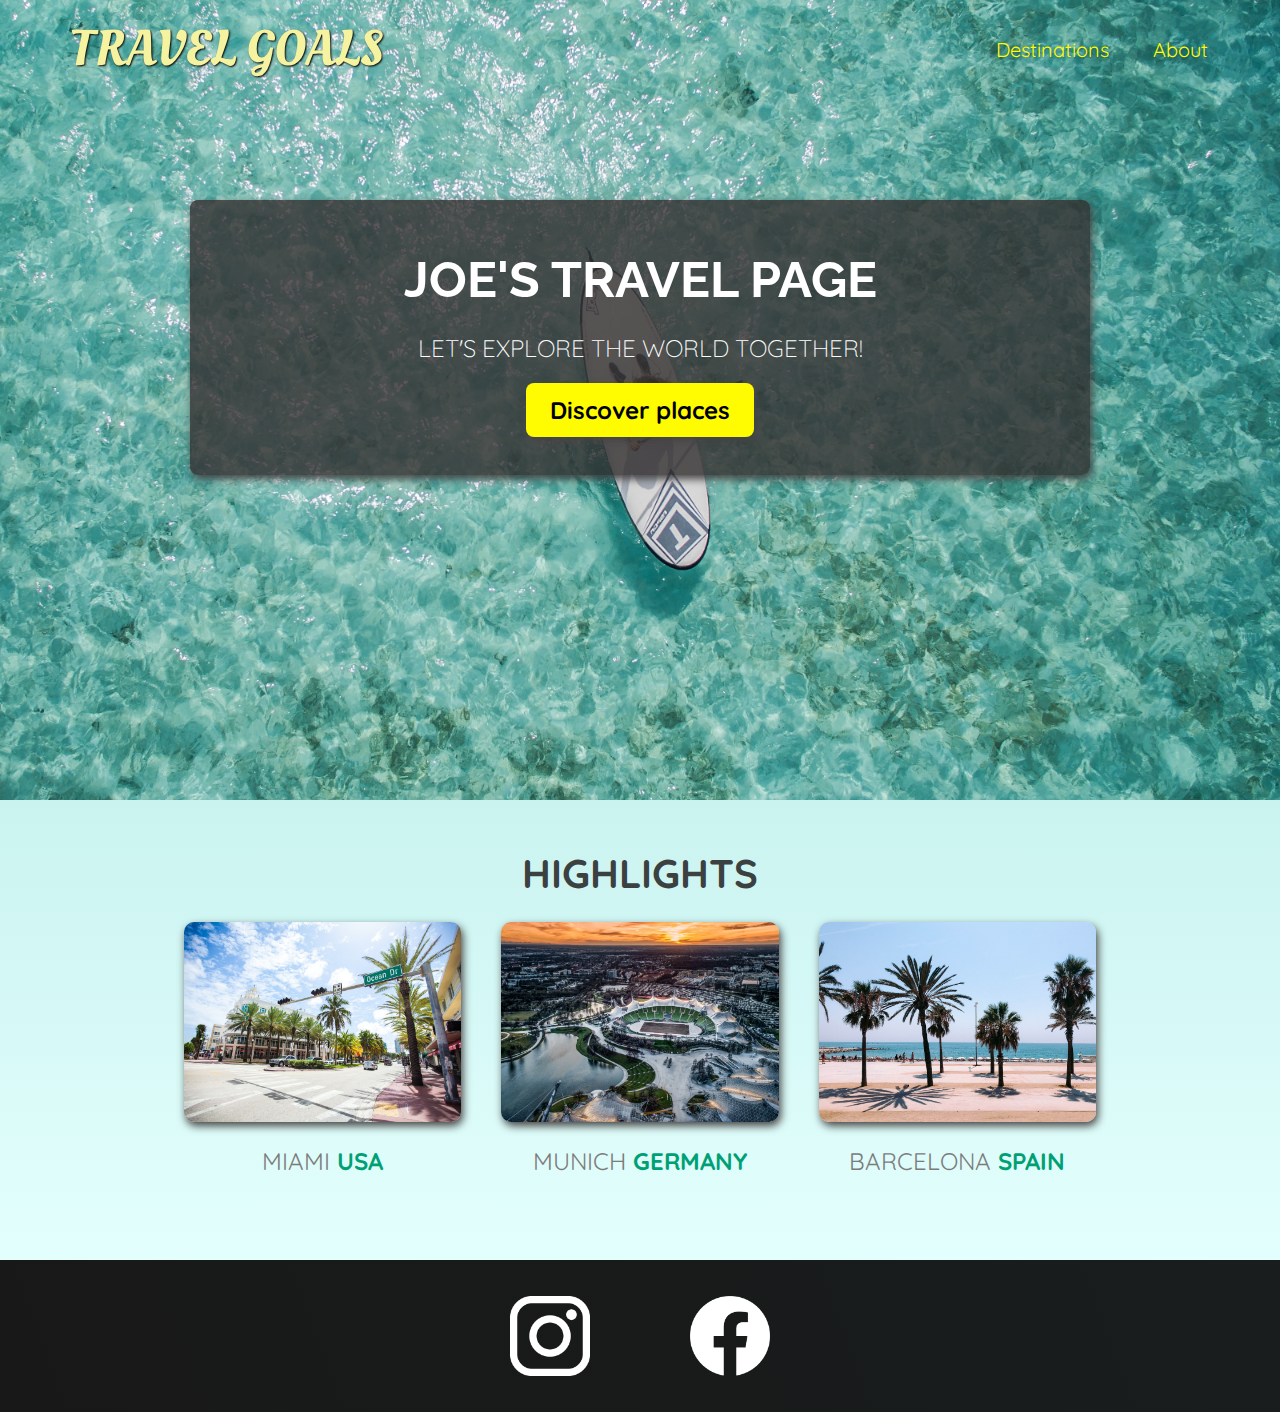
<file: Exercise/html/index.html>
<!DOCTYPE html>
<html lang="en">

<head>
    <meta charset="UTF-8">
    <meta name="viewport" content="width=device-width, initial-scale=1.0">
    <title>Traval Goals</title>
    <link rel="stylesheet" href="../css/style.css">
    <link
        href="https://fonts.googleapis.com/css2?family=Raleway:wght@700&family=Oleo+Script:wght@700&family=Quicksand:wght@300;500&display=swap"
        rel="stylesheet" />
</head>

<body>
    <div id="wrapper">
        <header>
            <div id="top-header">
                <div id="page-logo">
                    <a href="#">Travel Goals</a>
                </div>

                <ul id="nav">
                    <li><a href="./place.html">Destinations</a></li>
                    <li><a href="#">About</a></li>
                </ul>
            </div>

            <div id="text-content">
                <h1 class="text-heading">Joe's Travel Page</h1>
                <p class="text-desc">Let's explore the world together!</p>
                <a class="btn-place" href="./place.html">Discover places</a>
            </div>
        </header>

        <main>
            <h2 id="text-highlights">Highlights</h2>
            <ul id="place">
                <li>
                    <img src="..\images\places\miami.jpg" alt="Miami USA">
                    <p>Miami <strong>USA</strong></p>
                </li>
                <li>
                    <img src="..\images\places\munich.jpg" alt="Munich Germany">
                    <p>Munich <strong>Germany</strong></p>
                </li>
                <li>
                    <img src="..\images\places\barcelona.jpg" alt="Barcelona Spain">
                    <p>Barcelona <strong>Spain</strong></p>
                </li>
            </ul>
        </main>

        <footer>
            <ul id="icons">
                <li>
                    <a href="https://www.instagram.com/" target="_blank">
                        <img src="../images/icons/insta.png" alt="Instagram Logo">
                    </a>
                </li>
                <li>
                    <a href="https://www.facebook.com/" target="_blank">
                        <img src="../images/icons/facebook.png" alt="Facebook Logo">
                    </a>
                </li>
            </ul>
        </footer>
    </div>
</body>

</html>
</file>
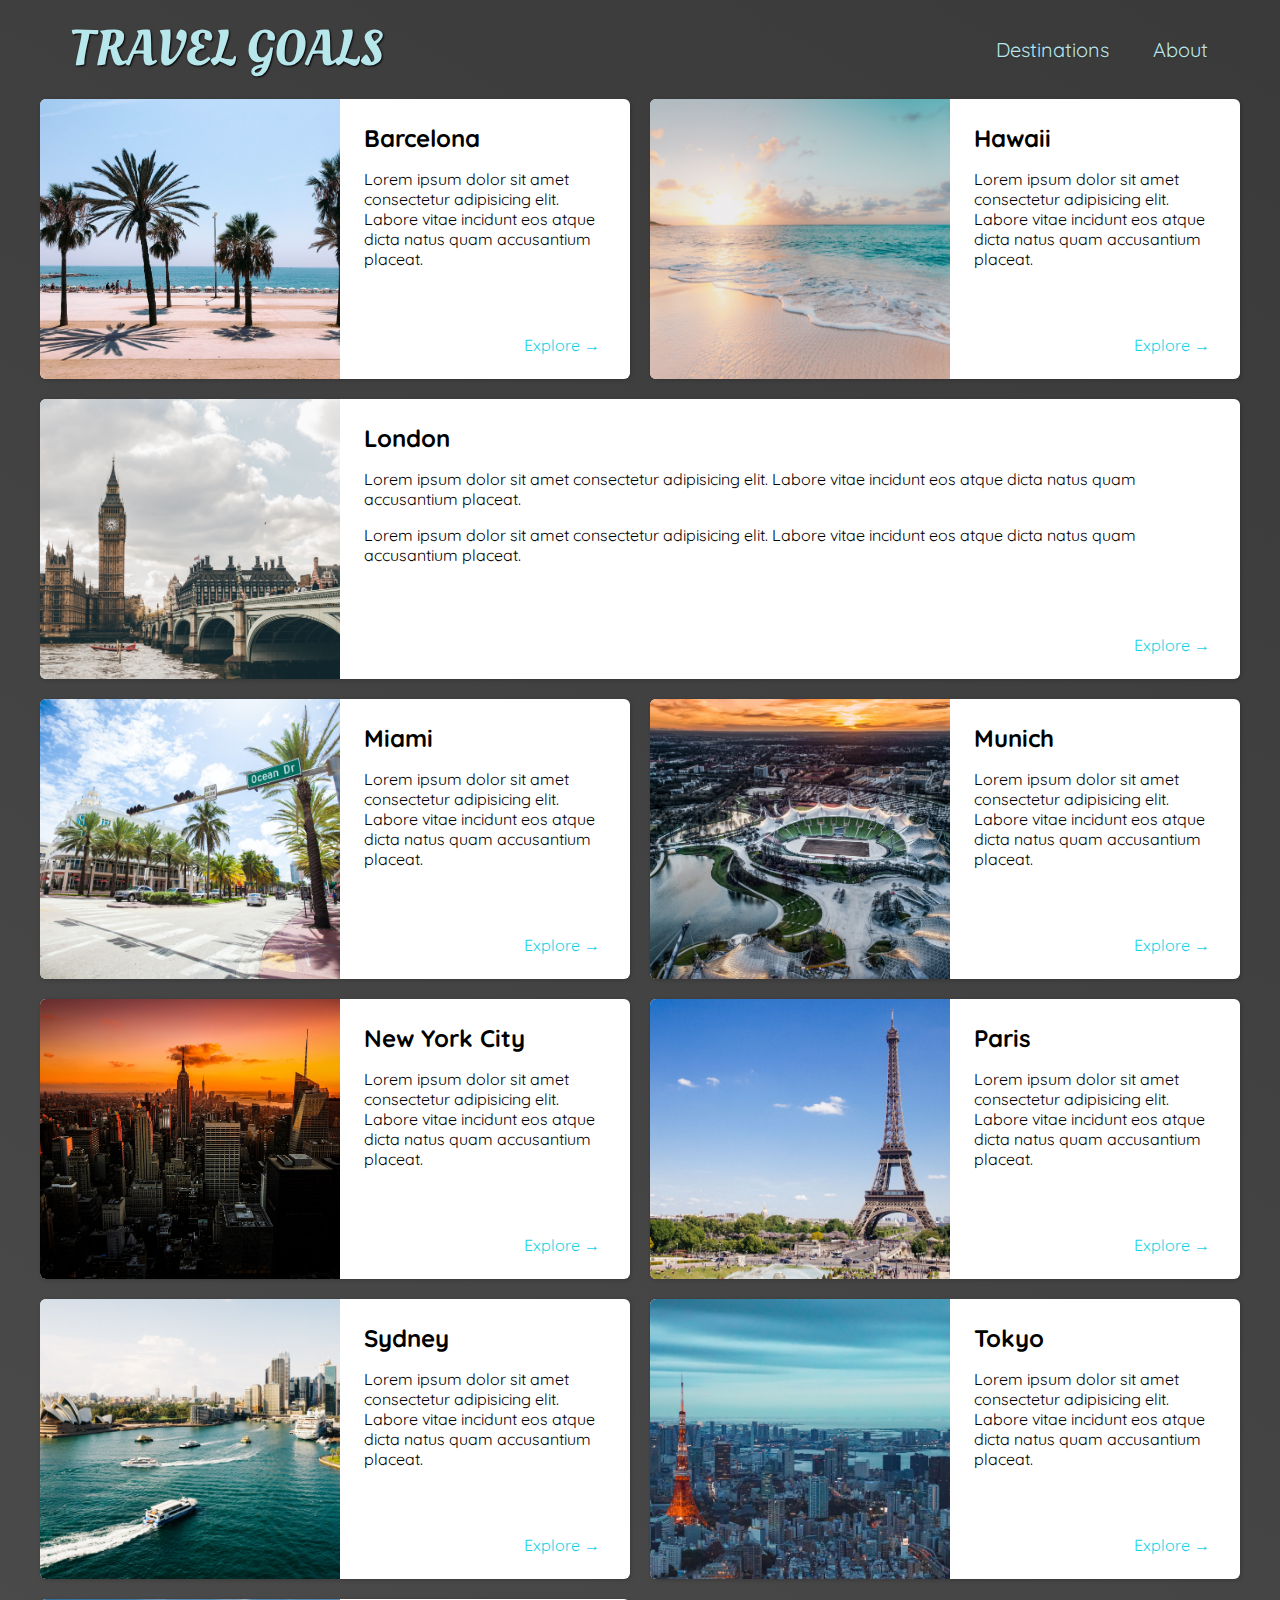
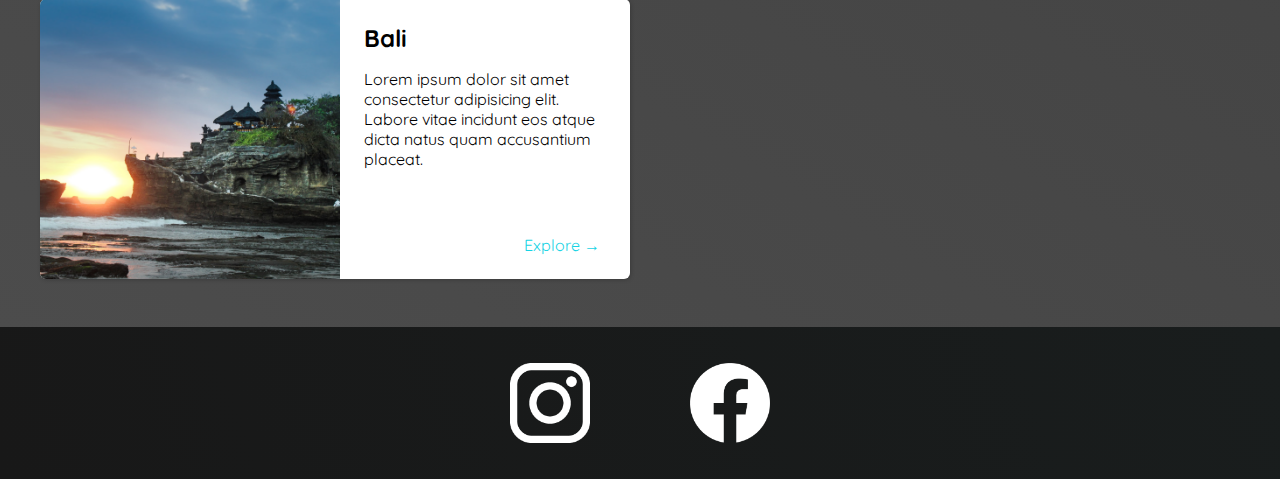
<file: Exercise/html/place.html>
<!DOCTYPE html>
<html lang="en">

<head>
    <meta charset="UTF-8">
    <meta name="viewport" content="width=device-width, initial-scale=1.0">
    <title>Travel Goals</title>
    <link rel="stylesheet" href="../css/place.css">
    <link
        href="https://fonts.googleapis.com/css2?family=Raleway:wght@700&family=Oleo+Script:wght@700&family=Quicksand:wght@300;500&display=swap"
        rel="stylesheet" />
</head>

<body>
    <div id="wrapper">
        <header>
            <div id="top-header">
                <div id="page-logo">
                    <a href="./index.html">Travel Goals</a>
                </div>

                <ul id="nav">
                    <li><a href="#">Destinations</a></li>
                    <li><a href="#">About</a></li>
                </ul>
            </div>
        </header>

        <main>
            <ul>
                <li>
                    <img src="../images/places/barcelona.jpg" alt="City of Barcelona" />
                    <div class="item-content">
                        <div>
                            <h2>Barcelona</h2>
                            <p>
                                Lorem ipsum dolor sit amet consectetur adipisicing elit. Labore
                                vitae incidunt eos atque dicta natus quam accusantium placeat.
                            </p>
                        </div>
                        <div class="actions">
                            <a href="https://en.wikipedia.org/wiki/Barcelona" target="_blank">Explore &#x2192</a>
                        </div>
                    </div>
                </li>
                <li>
                    <img src="../images/places/hawaii.jpg" alt="Hawaii beach" />
                    <div class="item-content">
                        <div>
                            <h2>Hawaii</h2>
                            <p>
                                Lorem ipsum dolor sit amet consectetur adipisicing elit. Labore
                                vitae incidunt eos atque dicta natus quam accusantium placeat.
                            </p>
                        </div>
                        <div class="actions">
                            <a href="https://en.wikipedia.org/wiki/Hawaii" target="_blank">Explore &#x2192</a>
                        </div>
                    </div>
                </li>
                <li>
                    <img src="../images/places/london.jpg" alt="London city" />
                    <div class="item-content">
                        <div>
                            <h2>London</h2>
                            <p>
                                Lorem ipsum dolor sit amet consectetur adipisicing elit. Labore
                                vitae incidunt eos atque dicta natus quam accusantium placeat.
                            </p>
                            <p>
                                Lorem ipsum dolor sit amet consectetur adipisicing elit. Labore
                                vitae incidunt eos atque dicta natus quam accusantium placeat.
                            </p>
                        </div>
                        <div class="actions">
                            <a href="https://en.wikipedia.org/wiki/London" target="_blank">Explore &#x2192</a>
                        </div>
                    </div>
                </li>
                <li>
                    <img src="../images/places/miami.jpg" alt="Miami streets" />
                    <div class="item-content">
                        <div>
                            <h2>Miami</h2>
                            <p>
                                Lorem ipsum dolor sit amet consectetur adipisicing elit. Labore
                                vitae incidunt eos atque dicta natus quam accusantium placeat.
                            </p>
                        </div>
                        <div class="actions">
                            <a href="https://en.wikipedia.org/wiki/Miami" target="_blank">Explore &#x2192</a>
                        </div>
                    </div>
                </li>
                <li>
                    <img src="../images/places/munich.jpg" alt="Munich football stadium" />
                    <div class="item-content">
                        <div>
                            <h2>Munich</h2>
                            <p>
                                Lorem ipsum dolor sit amet consectetur adipisicing elit. Labore
                                vitae incidunt eos atque dicta natus quam accusantium placeat.
                            </p>
                        </div>
                        <div class="actions">
                            <a href="https://en.wikipedia.org/wiki/Munich" target="_blank">Explore &#x2192</a>
                        </div>
                    </div>
                </li>
                <li>
                    <img src="../images/places/new-york-city.jpg" alt="New York City skyline" />
                    <div class="item-content">
                        <div>
                            <h2>New York City</h2>
                            <p>
                                Lorem ipsum dolor sit amet consectetur adipisicing elit. Labore
                                vitae incidunt eos atque dicta natus quam accusantium placeat.
                            </p>
                        </div>
                        <div class="actions">
                            <a href="https://en.wikipedia.org/wiki/New_York_City" target="_blank">Explore &#x2192</a>
                        </div>
                    </div>
                </li>
                <li>
                    <img src="../images/places/paris.jpg" alt="Paris city" />
                    <div class="item-content">
                        <div>
                            <h2>Paris</h2>
                            <p>
                                Lorem ipsum dolor sit amet consectetur adipisicing elit. Labore
                                vitae incidunt eos atque dicta natus quam accusantium placeat.
                            </p>
                        </div>
                        <div class="actions">
                            <a href="https://en.wikipedia.org/wiki/Paris" target="_blank">Explore &#x2192</a>
                        </div>
                    </div>
                </li>
                <li>
                    <img src="../images/places/sydney.jpg" alt="Sydney beach" />
                    <div class="item-content">
                        <div>
                            <h2>Sydney</h2>
                            <p>
                                Lorem ipsum dolor sit amet consectetur adipisicing elit. Labore
                                vitae incidunt eos atque dicta natus quam accusantium placeat.
                            </p>
                        </div>
                        <div class="actions">
                            <a href="https://en.wikipedia.org/wiki/Sydney" target="_blank">Explore &#x2192</a>
                        </div>
                    </div>
                </li>
                <li>
                    <img src="../images/places/tokyo.jpg" alt="Tokyo skyline" />
                    <div class="item-content">
                        <div>
                            <h2>Tokyo</h2>
                            <p>
                                Lorem ipsum dolor sit amet consectetur adipisicing elit. Labore
                                vitae incidunt eos atque dicta natus quam accusantium placeat.
                            </p>
                        </div>
                        <div class="actions">
                            <a href="https://en.wikipedia.org/wiki/Tokyo" target="_blank">Explore &#x2192</a>
                        </div>
                    </div>
                </li>
                <li>
                    <img src="../images/places/bali.jpg" alt="Bali beach" />
                    <div class="item-content">
                        <div>
                            <h2>Bali</h2>
                            <p>
                                Lorem ipsum dolor sit amet consectetur adipisicing elit. Labore
                                vitae incidunt eos atque dicta natus quam accusantium placeat.
                            </p>
                        </div>
                        <div class="actions">
                            <a href="https://en.wikipedia.org/wiki/Bali" target="_blank">Explore &#x2192</a>
                        </div>
                    </div>
                </li>
            </ul>
        </main>

        <footer>
            <ul id="icons">
                <li>
                    <a href="https://www.instagram.com/" target="_blank">
                        <img src="../images/icons/insta.png" alt="Instagram Logo">
                    </a>
                </li>
                <li>
                    <a href="https://www.facebook.com/" target="_blank">
                        <img src="../images/icons/facebook.png" alt="Facebook Logo">
                    </a>
                </li>
            </ul>
        </footer>
    </div>
</body>

</html>
</file>
<file: Exercise/css/style.css>
/* Reset CSS */
* {
    margin: 0;
    padding: 0;
}

html {
    font-family: "Quicksand", sans-serif;
}

header {
    background-image: url("../images/places/ocean.jpg");
    background-position: center;
    background-size: cover;
    height: 800px;
    position: relative;
}

/*  */
#top-header {
    padding: 15px 60px;
    display: flex;
    align-items: center;
    justify-content: space-between;
}

#page-logo a {
    font-family: "Oleo Script";
    text-decoration: none;
    padding: 10px;
    font-size: 50px;
    text-transform: uppercase;
    color: rgb(245, 243, 160);
    text-shadow: 1px 1px 2px #000;
}

#nav {
    display: flex;
    list-style: none;
}

#nav li {
    display: inline-block;
    margin-left: 20px;
    box-sizing: border-box;
}

#nav li a {
    text-decoration: none;
    font-size: 20px;
    color: rgb(255, 251, 0);
    text-shadow: 1px 1px 2px rgba(0, 0, 0, 0.2);
    border-radius: 6px;
    padding: 12px;
    line-height: 47px;
}

#nav li a:hover {
    color: rgb(77, 77, 77);
    background-color: rgb(255, 251, 0);
}

/*  */
#text-content {
    width: 900px;
    position: absolute;
    top: 200px;
    left: 50%;
    transform: translateX(-50%);
    background-color: rgba(51, 47, 47, 0.8);
    box-shadow: 2px 4px 8px rgb(68, 67, 67);
    border-radius: 8px;
    text-align: center;
    padding: 50px 0;
}

.text-heading, .text-desc {
    color: #fff;
    text-transform: uppercase;
}

.text-heading {
    font-family: "Raleway";
    font-size: 50px;
}

.text-desc {
    margin: 24px 0 32px;
    font-size: 24px;
    font-weight: 300;
}

.btn-place {
    text-decoration: none;
    background-color: rgb(255, 251, 0);
    padding: 12px 24px;
    color: black;
    font-size: 24px;
    font-weight: bold;
    border-radius: 8px;
    box-shadow: 2px 4px 8px rgb(68, 67, 67);
}

.btn-place:hover {
    background-color: rgb(255, 251, 0, 0.8);
}


main {
    padding: 24px;
    background: linear-gradient(0deg, rgb(227, 255, 253), rgb(202, 243, 240));
}

#text-highlights {
    font-size: 40px;
    text-transform: uppercase;
    text-align: center;
    margin: 24px 0;
    color: rgb(59, 65, 64);
}

#place {
    display: flex;
    justify-content: center;
    margin: auto;
    margin-bottom: 40px;
    list-style: none;
}

#place li {
    text-align: center;
    margin: 0 20px;
    width: 22.5%;
}

#place li img {
    width: 100%;
    height: 200px;
    box-shadow: 2px 4px 8px rgb(68, 67, 67);
    border-radius: 10px;
    object-fit: cover;
}

#place li p {
    margin: 20px 0;
    font-size: 24px;
    text-transform: uppercase;
    color: rgb(124, 123, 123);
}

#place li p strong {
    color: rgb(0, 160, 117);
}


footer {
    background: linear-gradient(70deg, rgb(24, 24, 24), rgb(25, 29, 29));
}

#icons {
    display: flex;
    justify-content: center;
    list-style: none;
    margin: auto;
    padding: 36px;
}

#icons li {
    text-align: center;
    width: 80px;
    height: 80px;
    margin: 0 50px;
}

#icons li img {
    width: 100%;
}
</file>
<file: Exercise/css/place.css>
/* Reset CSS */
* {
    margin: 0;
    padding: 0;
}

html {
    font-family: "Quicksand", sans-serif;
}

body {
    background: linear-gradient(30deg, rgb(77, 77, 77), rgb(58, 58, 58));
}

/*  */
#top-header {
    padding: 15px 60px;
    display: flex;
    align-items: center;
    justify-content: space-between;
}

#page-logo a, #nav li a {
    color: rgb(183, 230, 235);
}

#page-logo a {
    font-family: "Oleo Script";
    text-decoration: none;
    padding: 10px;
    font-size: 50px;
    text-transform: uppercase;
    text-shadow: 1px 1px 2px #000;
}

#nav {
    display: flex;
    list-style: none;
}

#nav li {
    display: inline-block;
    margin-left: 20px;
    box-sizing: border-box;
}

#nav li a {
    text-decoration: none;
    font-size: 20px;
    text-shadow: 1px 1px 2px rgba(0, 0, 0, 0.2);
    border-radius: 6px;
    padding: 12px;
    line-height: 47px;
}

#nav li a:hover {
    background-color: rgb(183, 230, 235);
    color: rgb(59, 59, 59);
}

main ul {
    width: 1200px;
    display: grid;
    grid-template-columns: 1fr 1fr;
    margin: 0 auto 48px auto;
    gap: 20px;
}

main li {
    display: flex;
    background-color: white;
    box-shadow: 1px 1px 4px rgba(0, 0, 0, 0.2);
    border-radius: 6px;
    overflow: hidden
}

main li:nth-of-type(3) {
    grid-column: 1 / 3;
}

main li img {
    width: 300px;
    height: 280px;
    object-fit: cover;
}

main li .item-content {
    padding: 24px;
    display: flex;
    justify-content: space-between;
    flex-direction: column;
}

.item-content p {
    margin: 16px 0;
}

.actions {
    text-align: right;
}

.actions a {
    padding: 6px;
    text-decoration: none;
    color: rgb(22, 211, 228);
}

.actions a:hover {
    background-color: rgb(235, 253, 255);
}

footer {
    background: linear-gradient(70deg, rgb(24, 24, 24), rgb(25, 29, 29));
}

#icons {
    display: flex;
    justify-content: center;
    list-style: none;
    margin: auto;
    padding: 36px;
}

#icons li {
    text-align: center;
    width: 80px;
    height: 80px;
    margin: 0 50px;
}

#icons li img {
    width: 100%;
}
</file>
